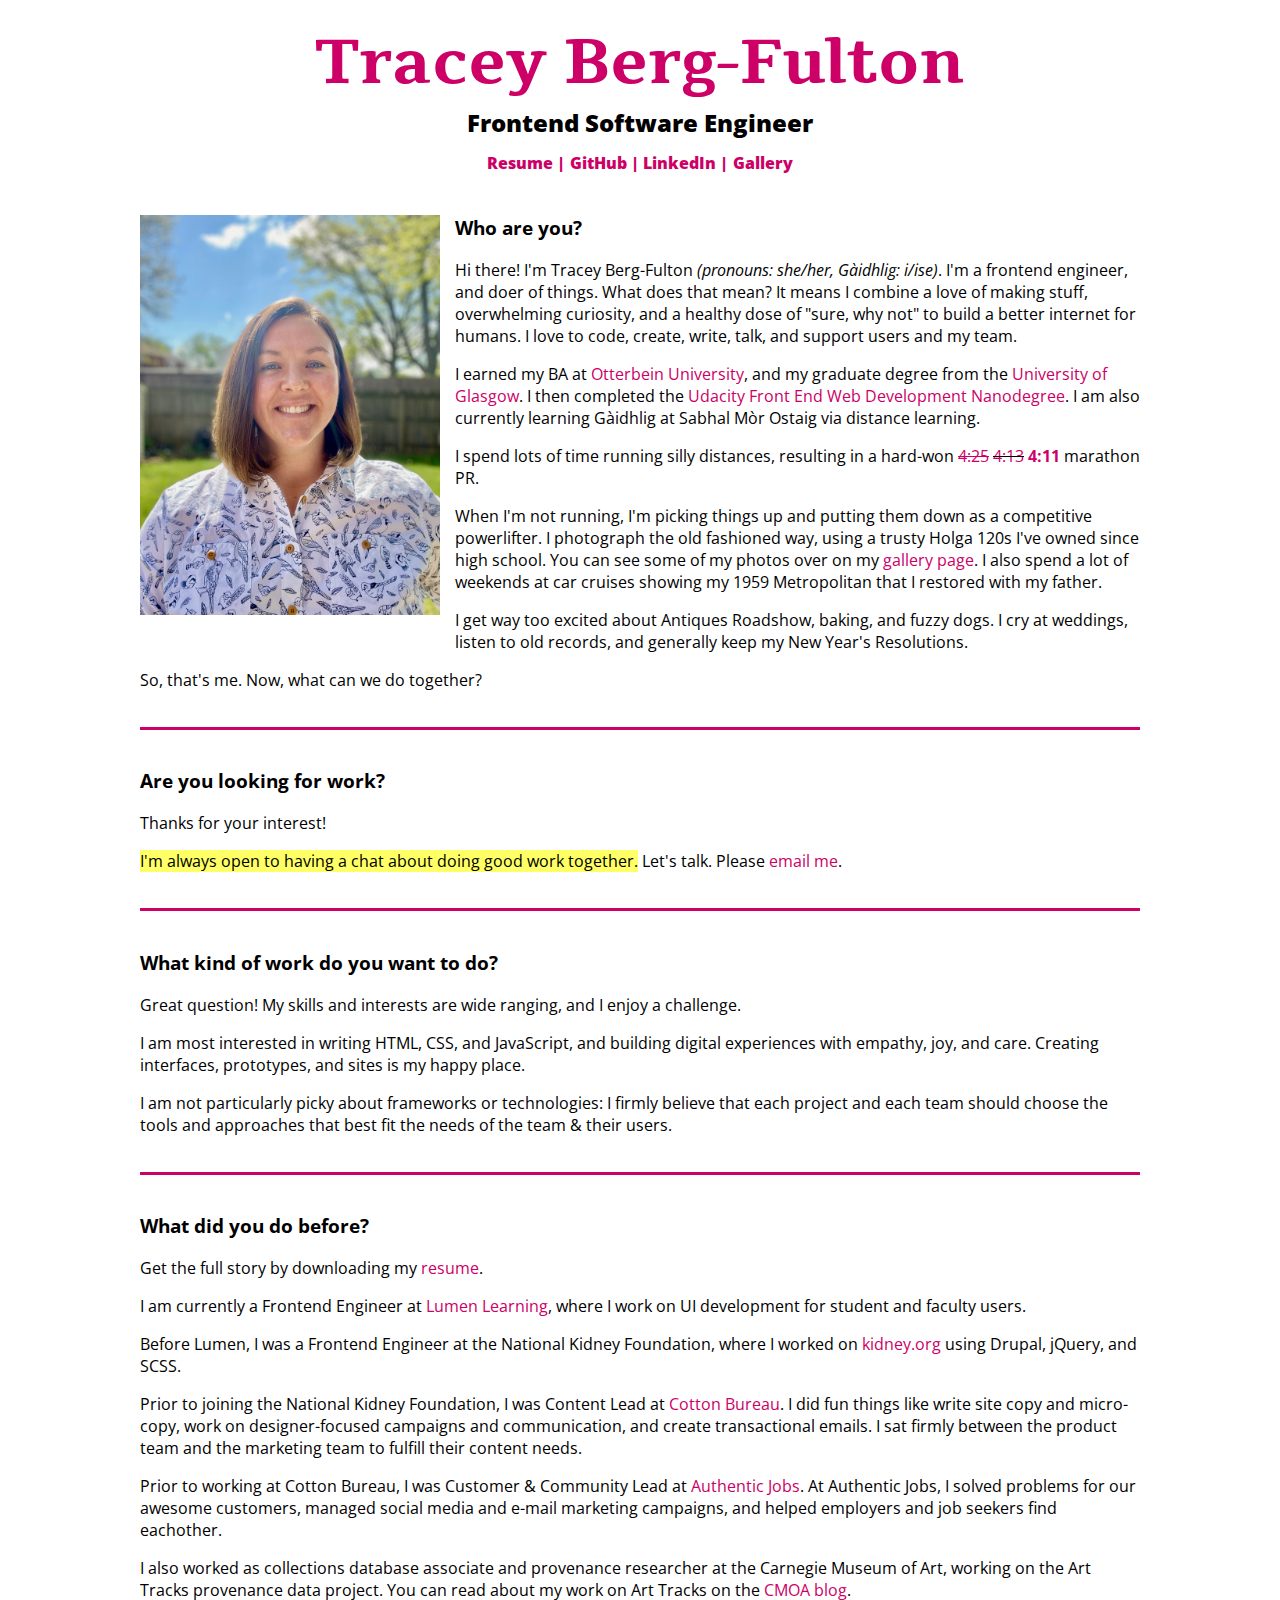
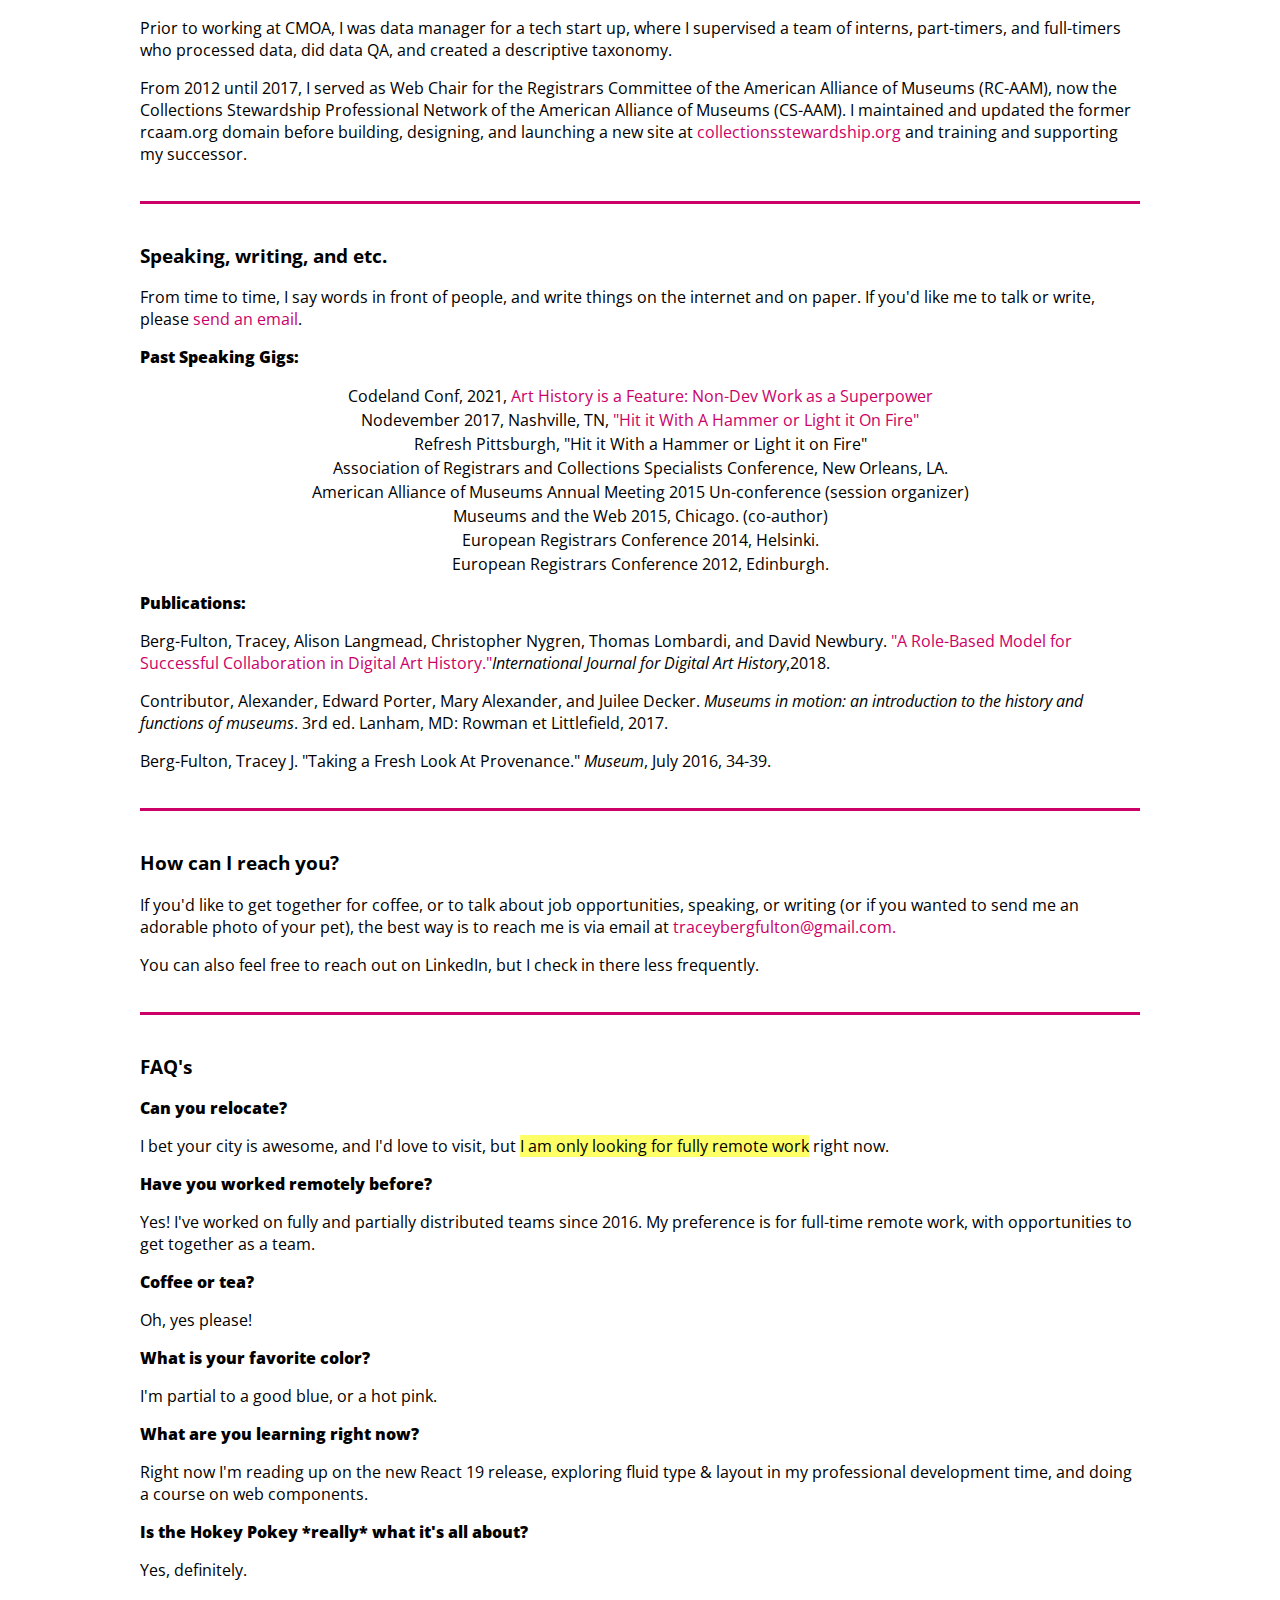
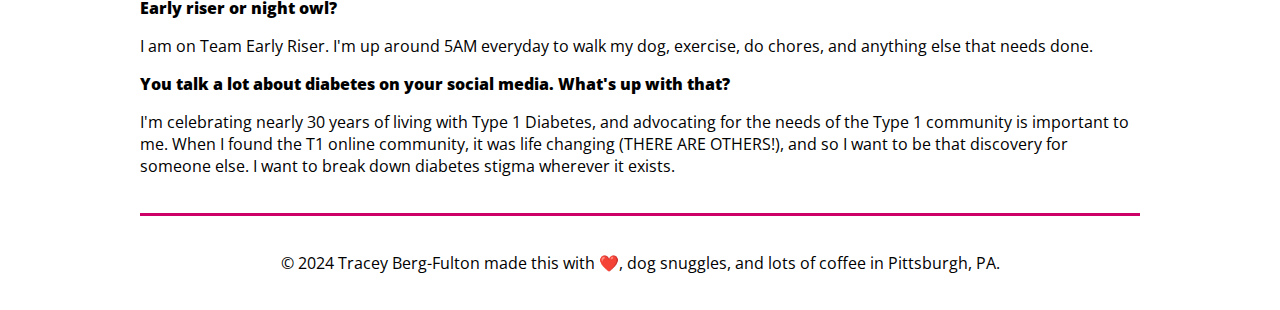
<file: index.html>
<!DOCTYPE html>
<html>
  <head>
    <link href="https://fonts.googleapis.com/css?family=Open+Sans:400,800" rel="stylesheet">
    <link href="https://fonts.googleapis.com/css?family=Tienne:900" rel="stylesheet">
    <title>Tracey Berg-Fulton | Frontend Software Engineer</title>
    <link rel="stylesheet" href="css/normalize.css">
    <link rel="stylesheet" href="css/main.css">
    <meta name="viewport" content="width=device-width">
  </head>
  <body>
    <header class="main-header">
      <div class="container">
        <h1>Tracey Berg-Fulton</h1>
        <h2>Frontend Software Engineer</h2>
        <nav>
          <ul>
            <li class="headlist"><a href="pdf/TRACEY Berg-Fulton Resume October 2024.pdf" target="PDF">Resume |</a></li>
            <li class="headlist"><a href="http://www.github.com/bergfulton">GitHub |</a></li>
            <li class="headlist"><a href="https://www.linkedin.com/in/traceybergfulton/">LinkedIn  |</a></li>
            <li class="headlist"><a href="gallery.html">Gallery</a></li>
          </ul>
        </nav>
      </div>
    </header>
    <section id="about">
      <div class="container">
        <img class="headshot" src="img/BackyardPortrait.jpeg" alt="Photo of Tracey Berg Fulton, a white woman with shoulder length brown hair. She is wearing a white shirt with blue birds printed on it and standing outside on a sunny day smiling at the camera."/>
        <div class="body_text">
          <h3 class="section_header">Who are you?</h3>
          <p>Hi there! I'm Tracey Berg-Fulton <i>(pronouns: she/her, Gàidhlig: i/ise)</i>. I'm a frontend engineer, and doer of things. What does that mean? It means I combine a love of making stuff, overwhelming curiosity, and a healthy dose of "sure, why not" to build a better internet for humans. I love to code, create, write, talk, and support users and my team.</p>
         <p>I earned my BA at <a href="http://www.otterbein.edu">Otterbein University</a>, and my graduate degree from the <a href="http://www.gla.ac.uk">University of Glasgow</a>. I then completed the <a href="https://www.udacity.com/course/front-end-web-developer-nanodegree--nd001">Udacity Front End Web Development Nanodegree</a>. I am also currently learning Gàidhlig at Sabhal Mòr Ostaig via distance learning.</p>

          <p>I spend lots of time running silly distances, resulting in a hard-won <a href="http://www.mtecresults.com/runner/show?race=1167&rid=425"><s>4:25</s></a> <s><a href="http://www.mtecresults.com/runner/show?race=3457&rid=336">4:13</a></s> <strong><a href="https://www.mtecresults.com/runner/show?race=7483&rid=269">4:11</a></strong> marathon PR. </p>
          <p>When I'm not running, I'm picking things up and putting them down as a competitive powerlifter. I photograph the old fashioned way, using a trusty Holga 120s I've owned since high school. You can see some of my photos over on my <a href="gallery.html">gallery page</a>. I also spend a lot of weekends at car cruises showing my 1959 Metropolitan that I restored with my father.</p>
          <p>I get way too excited about Antiques Roadshow, baking, and fuzzy dogs. I cry at weddings, listen to old records, and generally keep my New Year's Resolutions.</p>
          <p>So, that's me. Now, what can we do together?</p>
        </div>
      </div>
    </section>
    <section id="available">
      <div class="container">
        <h3>Are you looking for work?</h3>
        <p>Thanks for your interest!</p>
        <p><span class="hiring_affirm">I'm always open to having a chat about doing good work together.</span> Let's talk. Please <a href="mailto:traceybergfulton@gmail.com">email me</a>.</p>
      </div>
    </section>
  <section id="work_desired">
    <div class="container">
      <h3>What kind of work do you want to do?</h3>
      <p>Great question! My skills and interests are wide ranging, and I enjoy a challenge.</p>
      <p>I am most interested in writing HTML, CSS, and JavaScript, and building digital experiences with empathy, joy, and care. Creating interfaces, prototypes, and sites is my happy place.</p>
      <p>I am not particularly picky about frameworks or technologies: I firmly believe that each project and each team should choose the tools and approaches that best fit the needs of the team & their users.</p>
    </div>
  </section>
    <section id="work">
      <div class="container">
        <h3>What did you do before?</h3>
        <p>Get the full story by downloading my <a href="pdf/TRACEY Berg-Fulton Resume October 2024.pdf" target="PDF">resume</a>.</p>
        <p>I am currently a Frontend Engineer at <a href="https://lumenlearning.com/" target="_blank">Lumen Learning</a>, where I work on UI development for student and faculty users.</p>
        <p>Before Lumen, I was a Frontend Engineer at the National Kidney Foundation, where I worked on <a href="https://www.kidney.org" target="_blank">kidney.org</a> using Drupal, jQuery, and SCSS.</p>
        <p>Prior to joining the National Kidney Foundation, I was Content Lead at <a href="http://www.cottonbureau.com" target="_blank">Cotton Bureau</a>. I did fun things like write site copy and micro-copy, work on designer-focused campaigns and communication, and create transactional emails. I sat firmly between the product team and the marketing team to fulfill their content needs.</p>
        <p>Prior to working at Cotton Bureau, I was Customer & Community Lead at <a href="https://www.authenticjobs.com" target="_blank">Authentic Jobs</a>. At Authentic Jobs, I solved problems for our awesome customers, managed social media and e-mail marketing campaigns, and helped employers and job seekers find eachother.</p>
        <p>I also worked as collections database associate and provenance researcher at the Carnegie Museum of Art, working on the Art Tracks provenance data project. You can read about my work on Art Tracks on the <a href="http://blog.cmoa.org/category/series/art-tracks/" target="_blank">CMOA blog</a>.</p>
        <p>Prior to working at CMOA, I was data manager for a tech start up, where I supervised a team of interns, part-timers, and full-timers who processed data, did data QA, and created a descriptive taxonomy.</p>
        <p>From 2012 until 2017, I served as Web Chair for the Registrars Committee of the American Alliance of Museums (RC-AAM), now the Collections Stewardship Professional Network of the American Alliance of Museums (CS-AAM). I maintained and updated the former rcaam.org domain before building, designing, and launching a new site at <a href="http://www.collectionsstewardship.org" target="_blank">collectionsstewardship.org</a> and training and supporting my successor.</p>
      </div>
    </section>
    <section id="upcoming">
      <div class="container">
        <h3>Speaking, writing, and etc.</h3>
        <p>From time to time, I say words in front of people, and write things on the internet and on paper. If you'd like me to talk or write, please <a href="mailto:traceybergfulton@gmail.com">send an email</a>.</p>
        <p class="subsub">Past Speaking Gigs:</p>
        <ul class="unstyled_list">
          <li>Codeland Conf, 2021, <a href="https://community.codenewbie.org/bergfulton/on-demand-talk-art-history-is-a-feature-non-dev-work-as-a-superpower-5he6">Art History is a Feature: Non-Dev Work as a Superpower</a></li>
          <li>Nodevember 2017, Nashville, TN, <a href="http://nodevember.org/talk/Tracey%20Berg-Fulton">"Hit it With A Hammer or Light it On Fire"</a></li>
          <li>Refresh Pittsburgh, "Hit it With a Hammer or Light it on Fire"</li>
          <li>Association of Registrars and Collections Specialists Conference, New Orleans, LA.</a></li>
          <li>American Alliance of Museums Annual Meeting 2015 Un-conference (session organizer)</li>
          <li>Museums and the Web 2015, Chicago. (co-author)</li>
          <li>European Registrars Conference 2014, Helsinki.</li>
          <li>European Registrars Conference 2012, Edinburgh.</li>
        </ul>
        <p class="subsub">Publications:</p>
          <p>Berg-Fulton, Tracey, Alison Langmead, Christopher Nygren, Thomas Lombardi, and David Newbury. <a href="https://journals.ub.uni-heidelberg.de/index.php/dah/article/view/34297">"A Role-Based Model for Successful Collaboration in Digital Art History."</a><em>International Journal for Digital Art History</em>,2018.</p>
          <p>Contributor, Alexander, Edward Porter, Mary Alexander, and Juilee Decker. <em> Museums in motion: an introduction to the history and functions of museums</em>. 3rd ed. Lanham, MD: Rowman et Littlefield, 2017.</p>
          <p>Berg-Fulton, Tracey J. "Taking a Fresh Look At Provenance." <em>Museum</em>, July 2016, 34-39.</p>
      </div>
    </section>
    <section id="contact">
      <div class="container">
        <h3>How can I reach you?</h3>
        <p>If you'd like to get together for coffee, or to talk about job opportunities, speaking, or writing (or if you wanted to send me an adorable photo of your pet), the best way is to reach me is via email at <a href="mailto:traceybergfulton@gmail.com">traceybergfulton@gmail.com.</a></p>
        <p>You can also feel free to reach out on LinkedIn, but I check in there less frequently.</p>
      </div>
    </section>
    <sec>
      <div class="container">
        <h3>FAQ's</h3>
        <p class="subsub">Can you relocate?</p>
        <p>I bet your city is awesome, and I'd love to visit, but <span class="hiring_affirm">I am only looking for fully remote work</span> right now.
        <p class="subsub">Have you worked remotely before?</p>
        <p>Yes! I've worked on fully and partially distributed teams since 2016. My preference is for full-time remote work, with opportunities to get together as a team.</p>
        <p class="subsub">Coffee or tea?</p>
        <p>Oh, yes please!</p>
        <p class="subsub">What is your favorite color?</p>
        <p>I'm partial to a good blue, or a hot pink.</p>
        <p class="subsub">What are you learning right now?</p>
        <p>Right now I'm reading up on the new React 19 release, exploring fluid type & layout in my professional development time, and doing a course on web components.</p>
        <p class="subsub">Is the Hokey Pokey *really* what it's all about?</p>
        <p>Yes, definitely.</p>
        <p class="subsub">Early riser or night owl?</p>
        <p>I am on Team Early Riser. I'm up around 5AM everyday to walk my dog, exercise, do chores, and anything else that needs done.</p>
        <p class="subsub">You talk a lot about diabetes on your social media. What's up with that?</p>
        <p>I'm celebrating nearly 30 years of living with Type 1 Diabetes, and advocating for the needs of the Type 1 community is important to me. When I found the T1 online community, it was life changing (THERE ARE OTHERS!), and so I want to be that discovery for someone else. I want to break down diabetes stigma wherever it exists.</p>
      </div>
    </sec>
    <footer>
      <div class="container">
        <p id="copy">&copy; 2024 Tracey Berg-Fulton made this with ❤️, dog snuggles, and lots of coffee in Pittsburgh, PA.</p>
      </div>
    </footer>
  </body>
</html>
</file>
<file: css/main.css>
h1 {
  text-align: center;
  font-family: "Tienne", serif;
  color: rgb(204, 0, 102);
  font-size: 2.5em;
  margin: auto 0;
}

h2 {
  text-align: center;
  font-family: "Open Sans", sans-serif;
  font-weight: 800;
  font-size: 1.5em;
  margin: auto 0;
}

h3 {
  font-family: "Open Sans", sans-serif;
  text-align: left;
  font-weight: bold;
}

p {
  font-family: "Open Sans", sans-serif;
  text-align: left;
}

li {
  font-family: "Open Sans", sans-serif;
  text-align: center;
  line-height: 1.5;
  list-style: none;
}

.headlist {
  display: inline;
  font-weight: 800;
}

a {
  text-decoration: none;
}

a:link {
  color: rgb(204, 0, 102);
}

a:visited {
  color: rgba(204, 0, 102, 0.45);
}

a:hover {
  color: rgba(204, 0, 102, 0.64);
}

.main-header {
  text-align: center;
}

.main-header h2 {
  color: black;
  margin-bottom: 0.5em;
}

.main-header ul {
  margin: 0;
  padding: 0;
}

.container {
  width: 80%;
  max-width: 1000px;
  margin: 0 auto;
  padding-top: 20px;
  padding-bottom: 20px;
  border-bottom: 3px solid rgb(204, 0, 102);
}

section.container .gallery-section {
  border-bottom: none;
  padding: 0px 20px;
}

.main-header .container,
footer .container {
  border-bottom: none;
}

.headshot {
  display: block;
  padding: 0;
  margin: 0 auto;
  width: 100%;
}

.body_text {
  margin: 0;
  padding: 0;
}

ul.unstyled_list {
  padding-left: 0;
}

.hiring_affirm {
  font-family: "Open Sans", sans-serif;
  text-align: left;
  background-color: #ffff66;
}

#hiring_afirm_stamp {
  font-family: "Open Sans", sans-serif;
  text-align: left;
  font-size: 10px;
}

.subsub {
  font-family: "Open Sans", sans-serif;
  font-weight: 800;
  align: left;
}

#copy {
  text-align: center;
}

/*Clearfix for your floating issues*/

.container,
#about:after {
  content: "";
  display: table;
  clear: both;
}

/* Media Queries. Here be dragons. */
@media (min-width: 500px) {
  h1 {
    font-size: 4em;
  }
}

@media (min-width: 500px) {
  .section_header {
    margin-top: 0;
  }
}

@media (min-width: 500px) {
  .headshot {
    float: left;
    width: 30%;
    margin: 0 1.5% 1em 0;
  }
}
</file>
